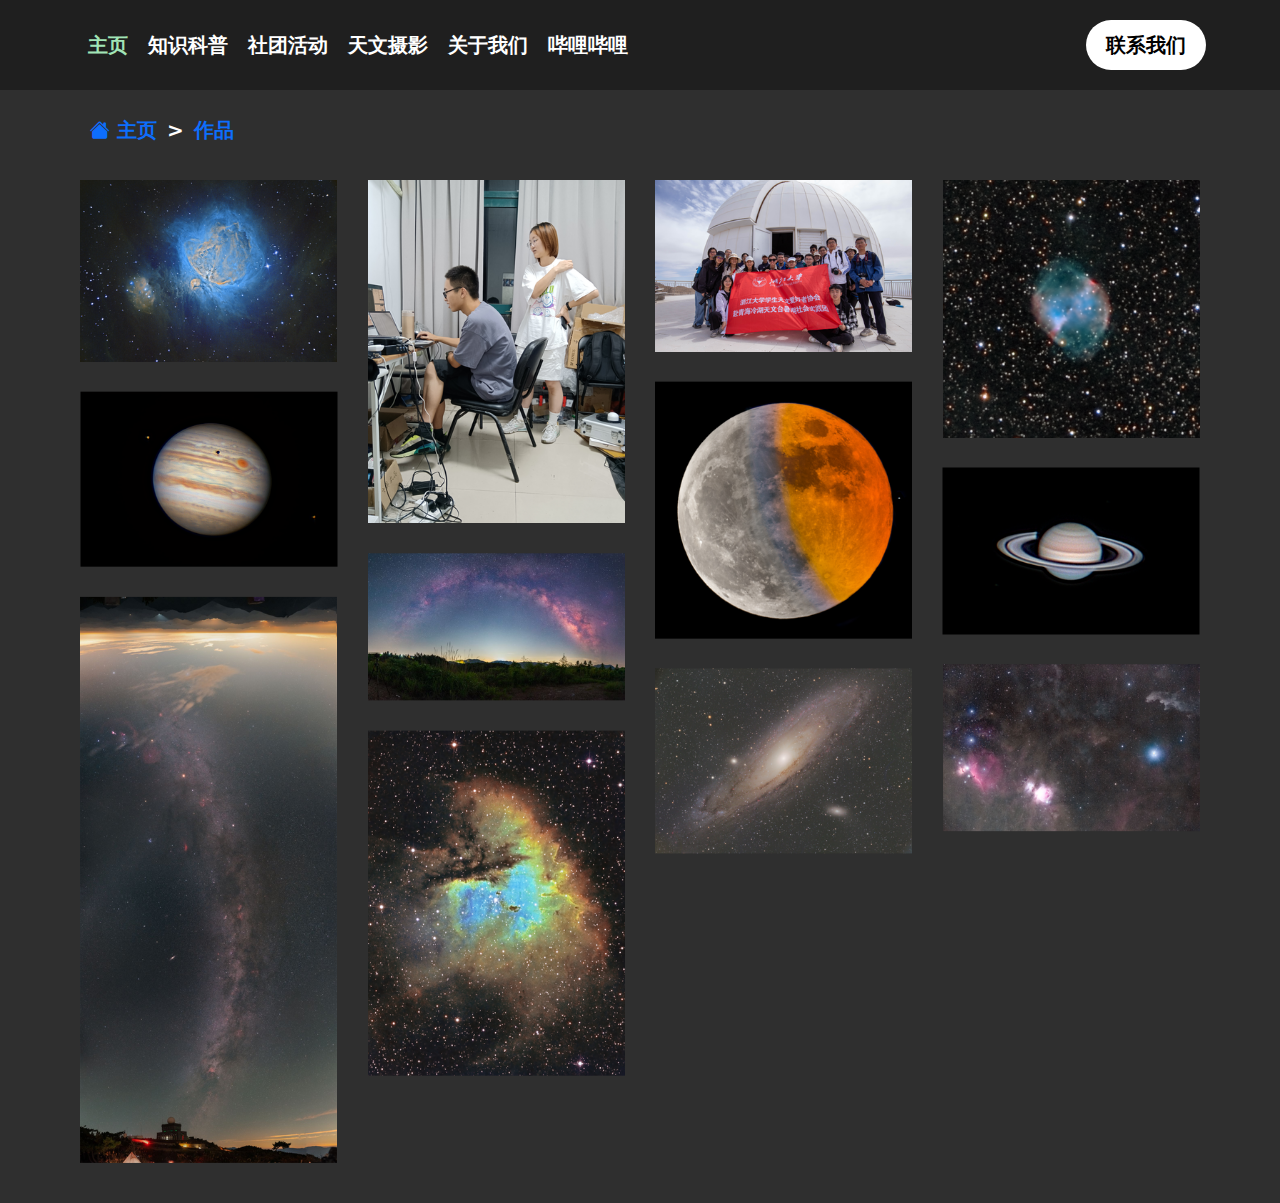
<file: masterpiece.html>
<!doctype html>
<html>

    <head>
        <meta charset="utf-8">
        <meta name="author 2023/08-" content="雷可，诸致远，洪艺中，庞彬">

        <meta name="newest-version" content="2023/8/28">
        <meta name="description" content="浙大天协是浙大一群天文爱好者的聚集地">
        <meta name="keywords" content="浙江大学,浙大天协,天文爱好者,社团">
        <title>浙大天协</title>
        <link rel="shortcut icon" href="/img/logo.png">
        <link rel="stylesheet" href="/js/bootstrap/bootstrap.min.css">
        <link rel="stylesheet"
            href="/img/bootstrap-icons-1.10.5/font/bootstrap-icons.min.css">
        <link rel="stylesheet" href="css/header.css"> <!-- 页头样式 -->
        <link rel="stylesheet" href="/css/masterpiece.css">
    </head>

    <body>
        <div class="header d-flex align-items-center"> <!-- 页头  -->
        </div>

        <div class="py-3 px-0 container">
            <div class="d-flex flex-row align-items-center" id="breadcrumb-bar">
                <nav class="flex-grow-1" aria-label="breadcrumb">
                    <ol class="breadcrumb">
                        <li class="breadcrumb-item"><a href="/index.html">
                                <i class="bi-house-fill"></i>
                                主页</a></li>
                        <li class="breadcrumb-item"><a href="/masterpiece.html">作品</a></li>
                    </ol>
                </nav>
            </div>
        </div>
        <div class="container p-2" id="main-page">
            <div class="row" data-masonry='{"percentPosition": true}'>
            </div>
        </div>
    </body>

</html>
<script src="/js/jquery-3.7.1.min.js"></script>
<script src="/js/imagesloaded.pkgd.min.js"></script>
<script src="/js/bootstrap/bootstrap.bundle.min.js"></script>
<script src="/js/masonry.pkgd.min.js"></script>

<script src="/js/masterpiece.js"></script>

<script>
    $(document).ready(function () {
        $("div.header").load("/header.html");
    } )
</script>
</file>
<file: css/header.css>
/* 这里是上方导航栏的代码。*/
div.header {
    /* margin: 0; */
    background-color: #1F1F1F;
    /* position: fixed; */
    /* padding: 10px 0px 30px 0px; */
    min-height: 90px;
    width: 100%;
    /* z-index: 10; */
    font-size: 20px;
}

div.header a {
    color: white;
    font-weight: bold;
    /* text-align: center; */
    /* margin-top: 10px; */
    text-decoration: none;
}

div.header .navbar-toggler-icon {
    background-color: white;
}

div.header #navbarNav {
    padding-left: 5%;
}

div.header a.first {
    color: rgb(161, 229, 182);
}

div.header a.first.active {
    color: rgb(161, 229, 182);
}

div.header a.first:hover {
    color: rgb(161, 229, 182);
}

div.header a.knowledge:hover {
    color: rgb(123, 232, 211);
}

div.header a.activity:hover {
    color: rgb(80, 183, 224);
}

div.header a.masterpiece:hover {
    color: rgb(63, 157, 224);
}

div.header a.about:hover {
    color: rgb(38, 131, 227);
}

div.header a.bilibili:hover {
    color: rgb(111, 76, 222);
}

@media (min-width: 991.98px) {
    a#button1 {
        background-color: white;
        color: black;
        /* display: inline block; */
        padding: 10px 20px;
        /* height: 70px;
    width: 200px; */
        margin-right: 5%;
        border-radius: 30px;
        /* float: right; */
        /* margin-right: 10%; */
    }


    a#button1:hover {
        background-color: #4F4F4F;
        color: white;
    }
}

@media (max-width: 991.98px) {
    a#button1 {
        margin: 50px 0;
    }


    a#button1:hover {
        color: #a0a0a0;
    }

}

/* 上方导航栏的代码到此结束。*/
</file>
<file: css/masterpiece.css>
:root {
    font-size: 20px;
}

body {
    box-sizing: border-box;
    overflow-x: hidden;
    margin: 0;
    border: 0;
    background-color: #2F2F2F;
}


.waterflow-images {
    cursor: pointer;
}

.waterflow-images.hidden {
    display: none;
}

#breadcrumb-bar {
    height: 2rem;
    padding-left: 1rem;
    margin: 0 0rem;
    border-radius: 10px;
}

.breadcrumb {
    margin-bottom: 0;
    font-weight: bold;
}

.breadcrumb-item {
    --bs-breadcrumb-divider: '>';
    --bs-breadcrumb-divider-color: white;
    --bs-breadcrumb-item-active-color: white;
    font-size: 1rem;
}

.breadcrumb a {
    text-decoration: none;
}
</file>
